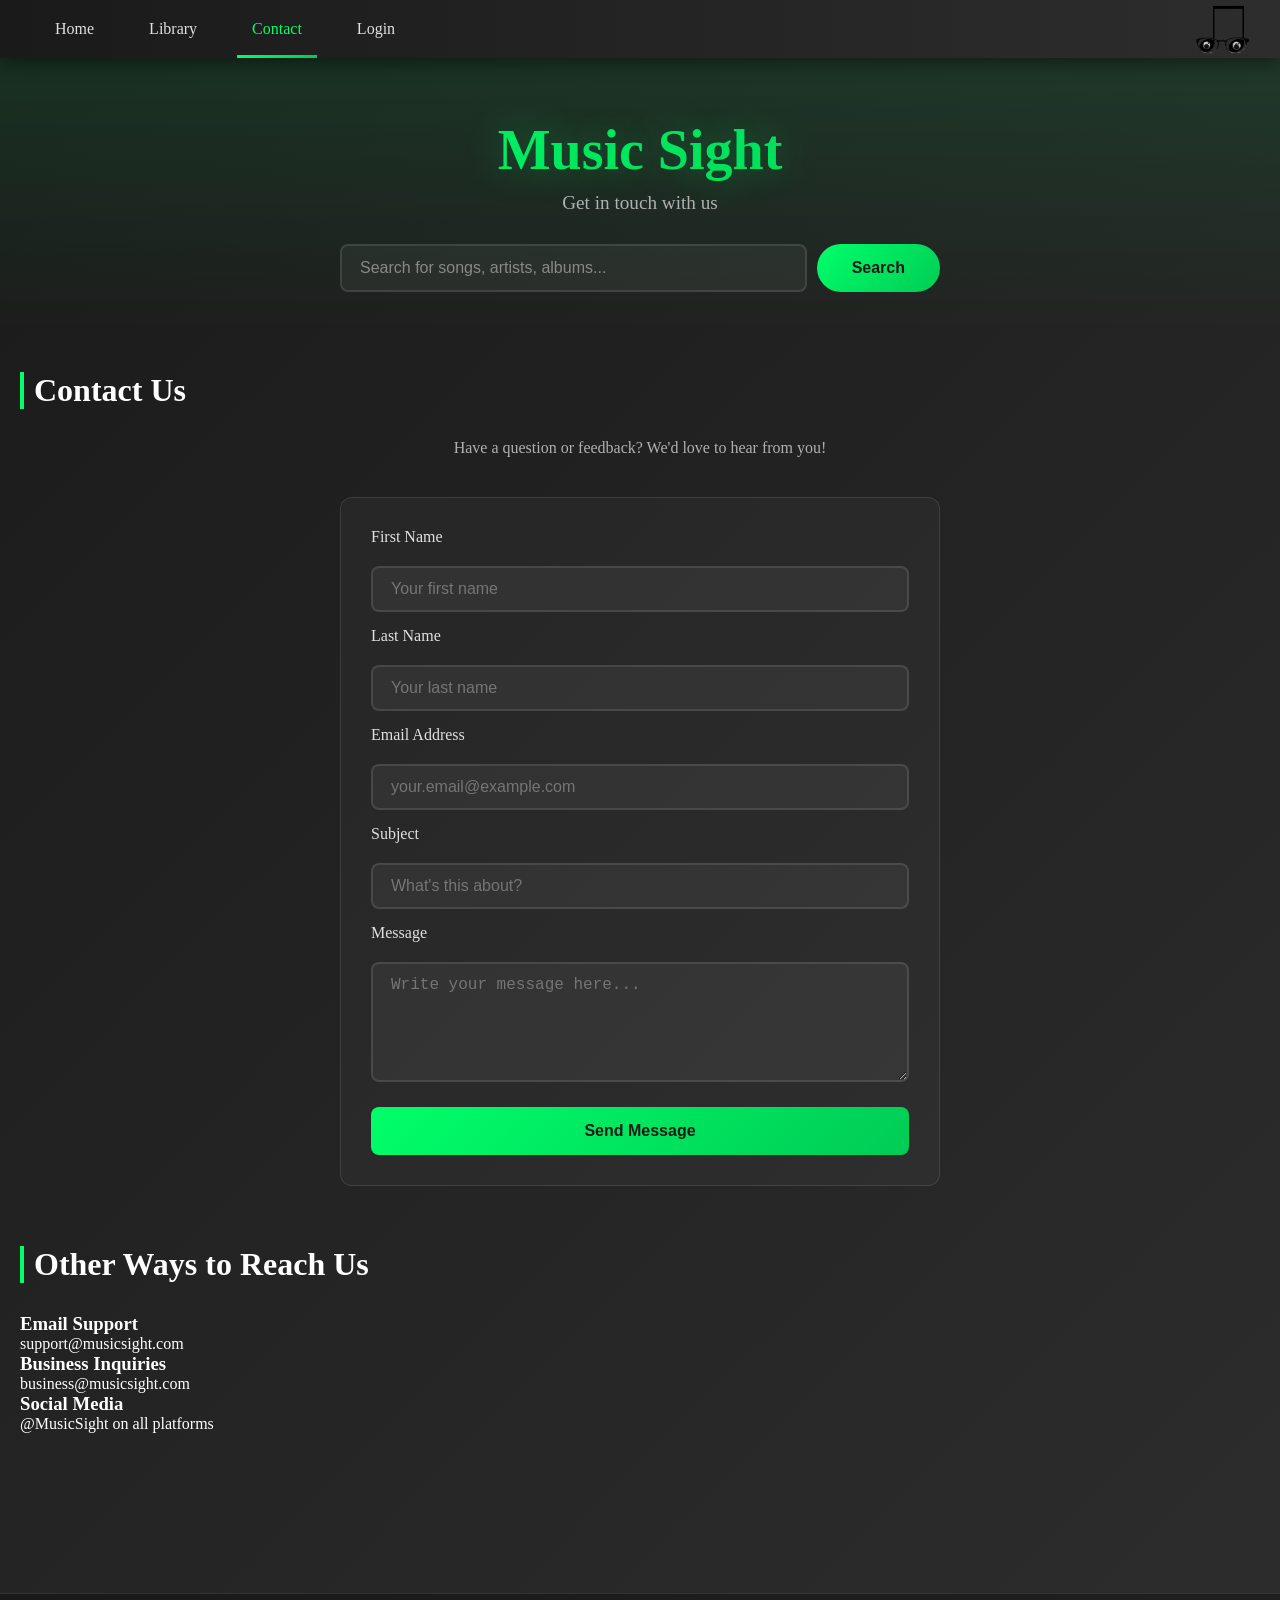
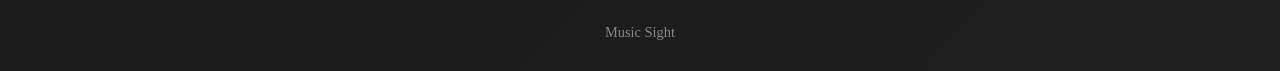
<file: contact.html>
<!DOCTYPE html>
<html lang="en">
<head>
    <meta charset="UTF-8">
    <meta name="viewport" content="width=device-width, initial-scale=1.0">
    <title>Music Sight - Contact Us</title>
    <link href="style.css" rel="stylesheet">
</head>

<body>
    <!-- Navigation Bar -->
    <nav class="topnav">
        <div class="nav-container">
            <div class="nav-links">
                <a href="main.html">Home</a>
                <a href="library.html">Library</a>
                <a class="active" href="contact.html">Contact</a>
                <a href="login.html">Login</a>
            </div>
            <img src="Music Sight Logo.png" alt="Music Sight Logo" class="logo">
        </div>
    </nav>

    <!-- Header with Search -->
    <header class="header">
        <h1>Music Sight</h1>
        <p class="tagline">Get in touch with us</p>
        <div class="search-container">
            <input type="text" placeholder="Search for songs, artists, albums..." class="search-bar">
            <button class="search-btn">Search</button>
        </div>
    </header>

    <!-- Main Content -->
    <main class="content">
        <section class="section">
            <h2>Contact Us</h2>
            <p style="color: #b0b0b0; margin-bottom: 30px; text-align: center;">Have a question or feedback? We'd love to hear from you!</p>
            
            <div class="responsive-form">
                <form action="">
                    <label for="fname">First Name</label>
                    <input type="text" id="fname" name="fname" placeholder="Your first name" required>

                    <label for="lname">Last Name</label>
                    <input type="text" id="lname" name="lname" placeholder="Your last name" required>

                    <label for="email">Email Address</label>
                    <input type="email" id="email" name="email" placeholder="your.email@example.com" required>

                    <label for="subject">Subject</label>
                    <input type="text" id="subject" name="subject" placeholder="What's this about?">

                    <label for="message">Message</label>
                    <textarea id="message" name="message" placeholder="Write your message here..." required></textarea>

                    <input type="submit" value="Send Message">
                </form>
            </div>
        </section>

        <!-- Contact Info Section -->
        <section class="section" style="margin-top: 60px;">
            <h2>Other Ways to Reach Us</h2>
            <div class="contact-info">
                <div class="contact-card">
                    <h3>Email Support</h3>
                    <p>support@musicsight.com</p>
                </div>
                <div class="contact-card">
                    <h3>Business Inquiries</h3>
                    <p>business@musicsight.com</p>
                </div>
                <div class="contact-card">
                    <h3>Social Media</h3>
                    <p>@MusicSight on all platforms</p>
                </div>
            </div>
        </section>
    </main>

    <!-- Footer -->
    <footer class="footer">
        <p>Music Sight</p>
    </footer>

</body>
</html>
</file>
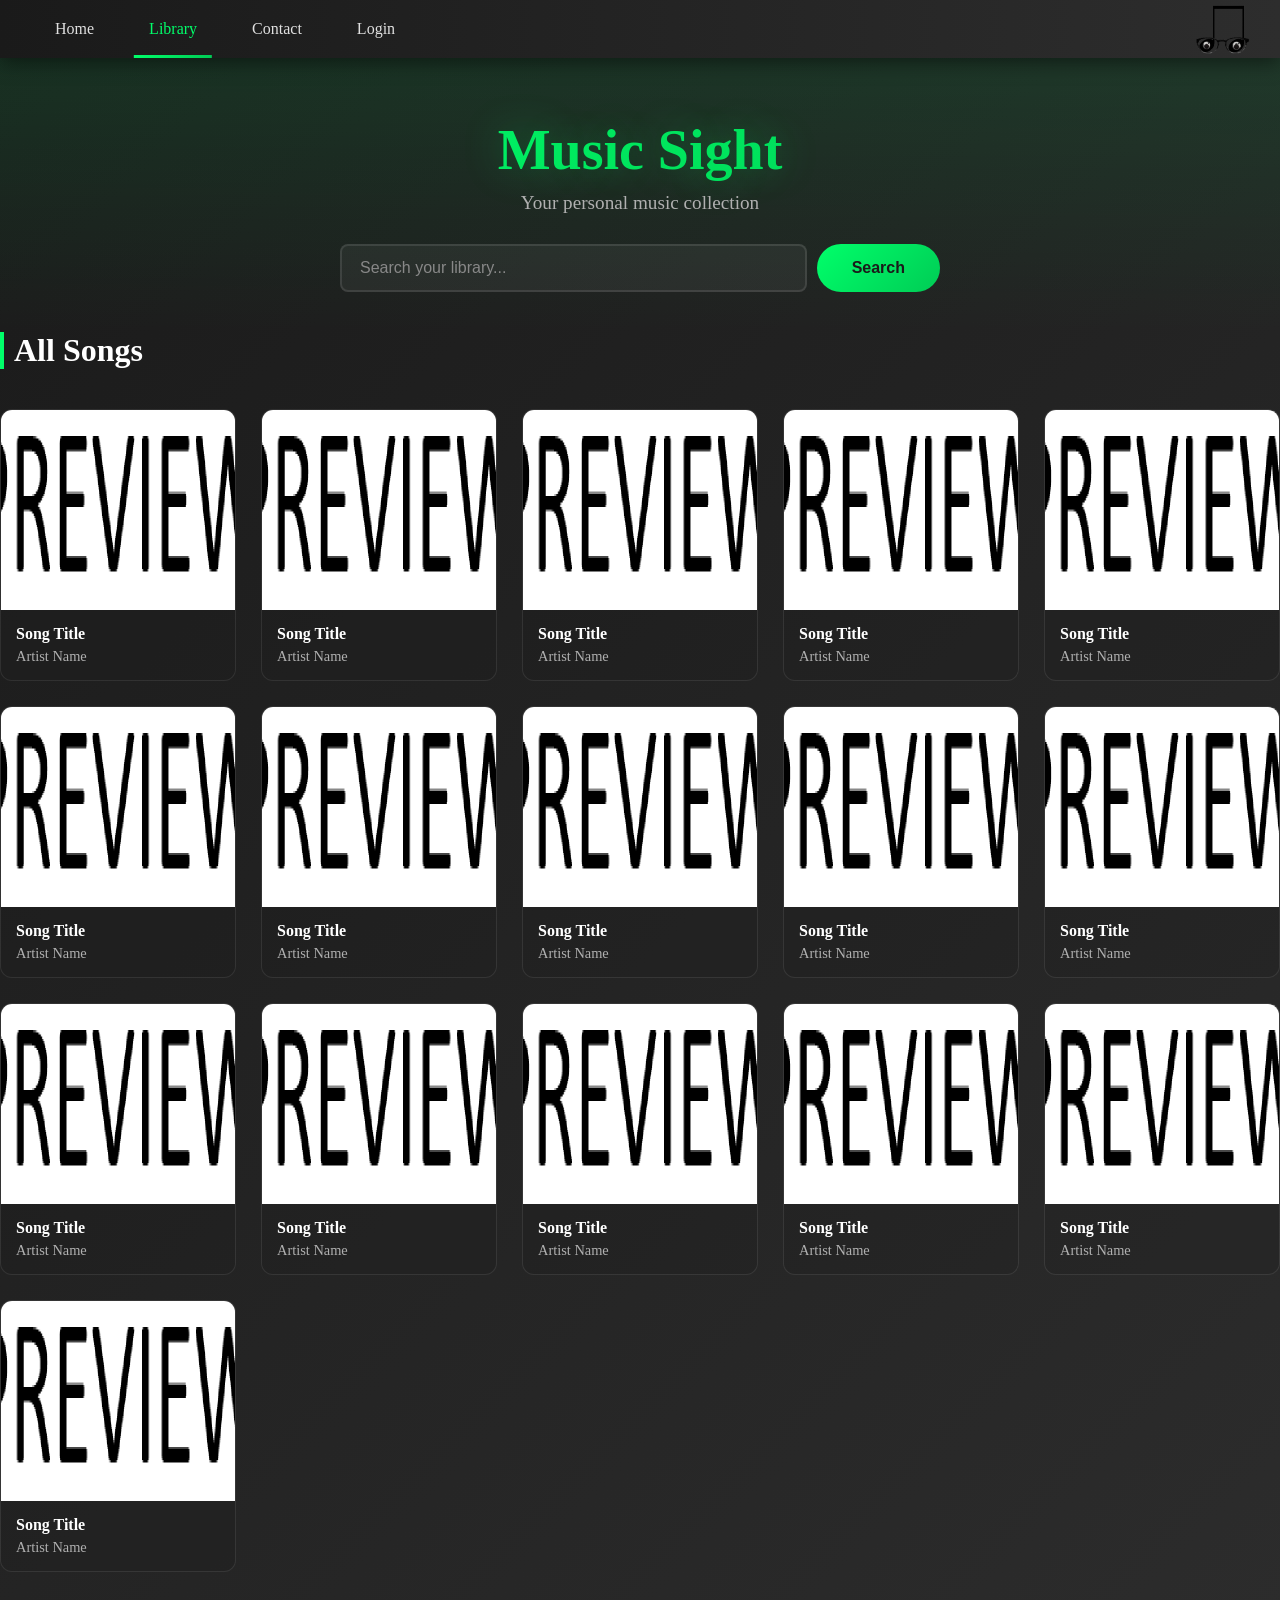
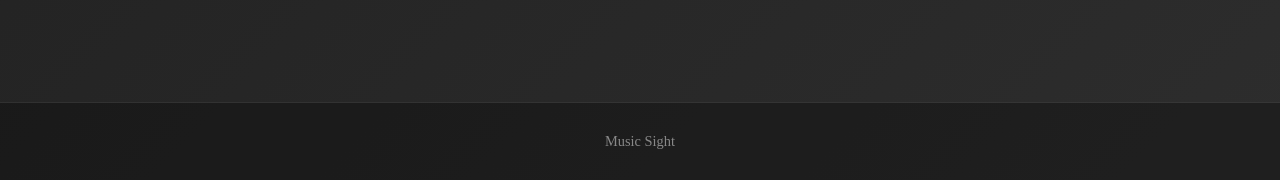
<file: library.html>
<!DOCTYPE html>
<head>
    <title>Music Sight - Your Library</title>
    <link href="style.css" rel="stylesheet">
</head>

<body>
    <nav class="topnav">
        <div class="nav-container">
            <div class="nav-links">
                <a href="main.html">Home</a>
                <a class="active" href="library.html">Library</a>
                <a href="contact.html">Contact</a>
                <a href="login.html">Login</a>
            </div>
            <img src="Music Sight Logo.png" alt="Music Sight Logo" class="logo">
        </div>
    </nav>

    <header class="header">
        <h1>Music Sight</h1>
        <p class="tagline">Your personal music collection</p>
        <div class="search-container">
            <input type="text" placeholder="Search your library..." class="search-bar">
            <button class="search-btn">Search</button>
        </div>
    </header>

        <section class="section">
            <h2>All Songs</h2>
            <div class="gallery">
                <div class="gallery-item">
                    <a href="PREVIEW.png" target="_blank">
                        <img src="PREVIEW.png" alt="Song preview">
                        <div class="overlay">
                            <span class="play-icon">▶</span>
                        </div>
                    </a>
                    <div class="desc">
                        <p class="song-title">Song Title</p>
                        <p class="artist-name">Artist Name</p>
                    </div>
                </div>

                <div class="gallery-item">
                    <a href="PREVIEW.png" target="_blank">
                        <img src="PREVIEW.png" alt="Song preview">
                        <div class="overlay">
                            <span class="play-icon">▶</span>
                        </div>
                    </a>
                    <div class="desc">
                        <p class="song-title">Song Title</p>
                        <p class="artist-name">Artist Name</p>
                    </div>
                </div>

                <div class="gallery-item">
                    <a href="PREVIEW.png" target="_blank">
                        <img src="PREVIEW.png" alt="Song preview">
                        <div class="overlay">
                            <span class="play-icon">▶</span>
                        </div>
                    </a>
                    <div class="desc">
                        <p class="song-title">Song Title</p>
                        <p class="artist-name">Artist Name</p>
                    </div>
                </div>

                <div class="gallery-item">
                    <a href="PREVIEW.png" target="_blank">
                        <img src="PREVIEW.png" alt="Song preview">
                        <div class="overlay">
                            <span class="play-icon">▶</span>
                        </div>
                    </a>
                    <div class="desc">
                        <p class="song-title">Song Title</p>
                        <p class="artist-name">Artist Name</p>
                    </div>
                </div>

                <div class="gallery-item">
                    <a href="PREVIEW.png" target="_blank">
                        <img src="PREVIEW.png" alt="Song preview">
                        <div class="overlay">
                            <span class="play-icon">▶</span>
                        </div>
                    </a>
                    <div class="desc">
                        <p class="song-title">Song Title</p>
                        <p class="artist-name">Artist Name</p>
                    </div>
                </div>

                <div class="gallery-item">
                    <a href="PREVIEW.png" target="_blank">
                        <img src="PREVIEW.png" alt="Song preview">
                        <div class="overlay">
                            <span class="play-icon">▶</span>
                        </div>
                    </a>
                    <div class="desc">
                        <p class="song-title">Song Title</p>
                        <p class="artist-name">Artist Name</p>
                    </div>
                </div>

                <div class="gallery-item">
                    <a href="PREVIEW.png" target="_blank">
                        <img src="PREVIEW.png" alt="Song preview">
                        <div class="overlay">
                            <span class="play-icon">▶</span>
                        </div>
                    </a>
                    <div class="desc">
                        <p class="song-title">Song Title</p>
                        <p class="artist-name">Artist Name</p>
                    </div>
                </div>

                <div class="gallery-item">
                    <a href="PREVIEW.png" target="_blank">
                        <img src="PREVIEW.png" alt="Song preview">
                        <div class="overlay">
                            <span class="play-icon">▶</span>
                        </div>
                    </a>
                    <div class="desc">
                        <p class="song-title">Song Title</p>
                        <p class="artist-name">Artist Name</p>
                    </div>
                </div>

                <div class="gallery-item">
                    <a href="PREVIEW.png" target="_blank">
                        <img src="PREVIEW.png" alt="Song preview">
                        <div class="overlay">
                            <span class="play-icon">▶</span>
                        </div>
                    </a>
                    <div class="desc">
                        <p class="song-title">Song Title</p>
                        <p class="artist-name">Artist Name</p>
                    </div>
                </div>

                <div class="gallery-item">
                    <a href="PREVIEW.png" target="_blank">
                        <img src="PREVIEW.png" alt="Song preview">
                        <div class="overlay">
                            <span class="play-icon">▶</span>
                        </div>
                    </a>
                    <div class="desc">
                        <p class="song-title">Song Title</p>
                        <p class="artist-name">Artist Name</p>
                    </div>
                </div>

                <div class="gallery-item">
                    <a href="PREVIEW.png" target="_blank">
                        <img src="PREVIEW.png" alt="Song preview">
                        <div class="overlay">
                            <span class="play-icon">▶</span>
                        </div>
                    </a>
                    <div class="desc">
                        <p class="song-title">Song Title</p>
                        <p class="artist-name">Artist Name</p>
                    </div>
                </div>

                <div class="gallery-item">
                    <a href="PREVIEW.png" target="_blank">
                        <img src="PREVIEW.png" alt="Song preview">
                        <div class="overlay">
                            <span class="play-icon">▶</span>
                        </div>
                    </a>
                    <div class="desc">
                        <p class="song-title">Song Title</p>
                        <p class="artist-name">Artist Name</p>
                    </div>
                </div>

                <div class="gallery-item">
                    <a href="PREVIEW.png" target="_blank">
                        <img src="PREVIEW.png" alt="Song preview">
                        <div class="overlay">
                            <span class="play-icon">▶</span>
                        </div>
                    </a>
                    <div class="desc">
                        <p class="song-title">Song Title</p>
                        <p class="artist-name">Artist Name</p>
                    </div>
                </div>

                <div class="gallery-item">
                    <a href="PREVIEW.png" target="_blank">
                        <img src="PREVIEW.png" alt="Song preview">
                        <div class="overlay">
                            <span class="play-icon">▶</span>
                        </div>
                    </a>
                    <div class="desc">
                        <p class="song-title">Song Title</p>
                        <p class="artist-name">Artist Name</p>
                    </div>
                </div>

                <div class="gallery-item">
                    <a href="PREVIEW.png" target="_blank">
                        <img src="PREVIEW.png" alt="Song preview">
                        <div class="overlay">
                            <span class="play-icon">▶</span>
                        </div>
                    </a>
                    <div class="desc">
                        <p class="song-title">Song Title</p>
                        <p class="artist-name">Artist Name</p>
                    </div>
                </div>

                <div class="gallery-item">
                    <a href="PREVIEW.png" target="_blank">
                        <img src="PREVIEW.png" alt="Song preview">
                        <div class="overlay">
                            <span class="play-icon">▶</span>
                        </div>
                    </a>
                    <div class="desc">
                        <p class="song-title">Song Title</p>
                        <p class="artist-name">Artist Name</p>
                    </div>
                </div>
            </div>
        </section>
    </main>

    <!-- Footer -->
    <footer class="footer">
        <p>Music Sight</p>
    </footer>

</body>
</html>
</file>
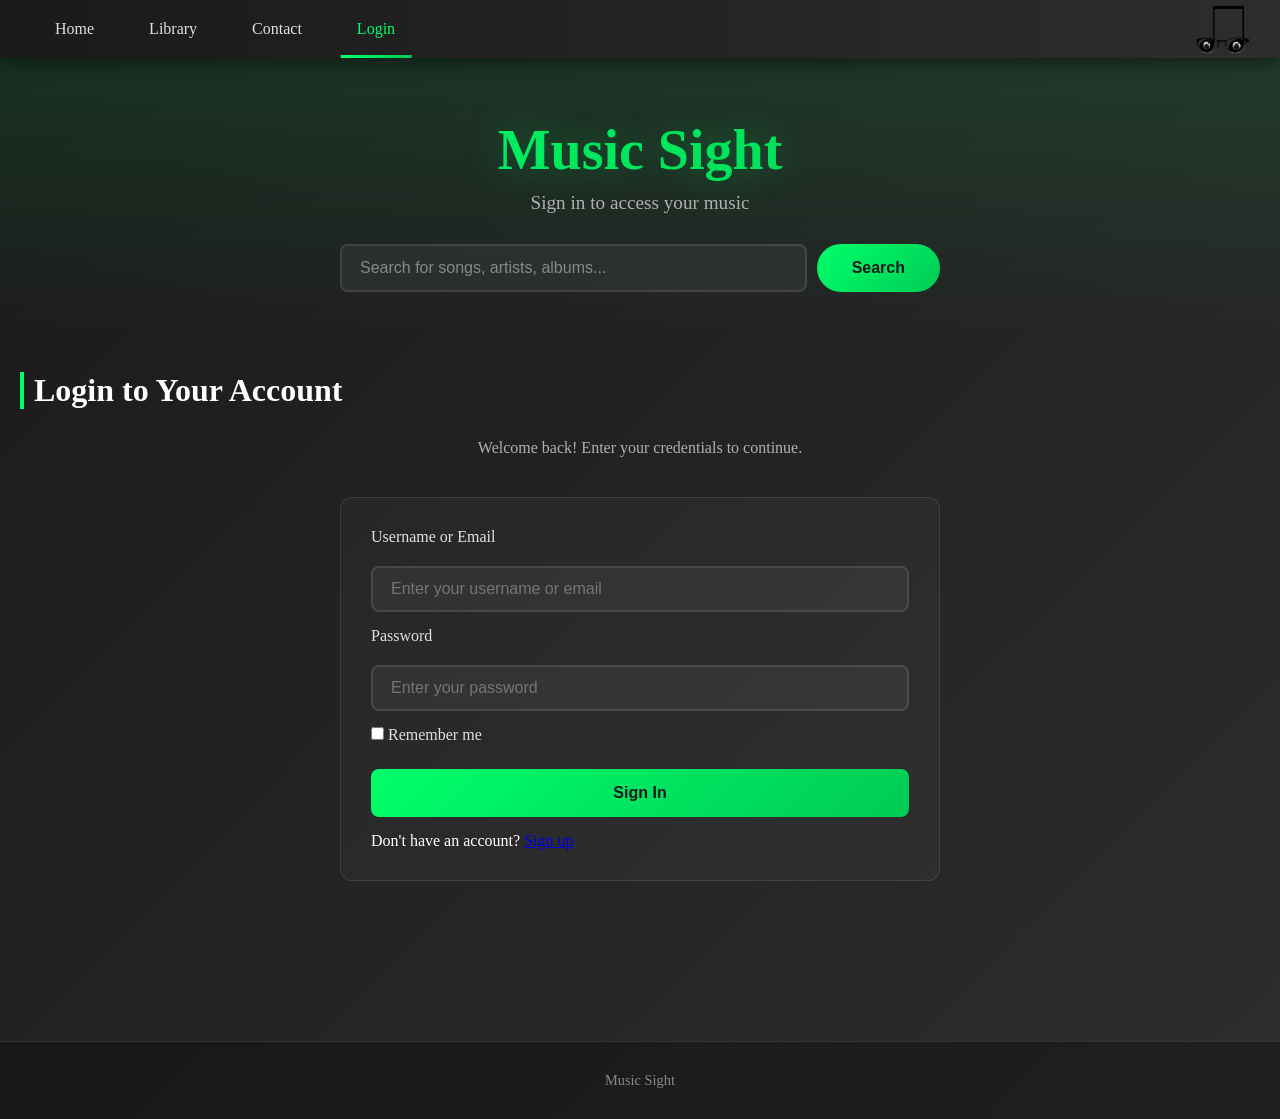
<file: login.html>
<!DOCTYPE html>
<head>
    <title>Music Sight - Login</title>
    <link href="style.css" rel="stylesheet">
</head>

<body>
    <nav class="topnav">
        <div class="nav-container">
            <div class="nav-links">
                <a href="main.html">Home</a>
                <a href="library.html">Library</a>
                <a href="contact.html">Contact</a>
                <a class="active" href="login.html">Login</a>
            </div>
            <img src="Music Sight Logo.png" alt="Music Sight Logo" class="logo">
        </div>
    </nav>

    <header class="header">
        <h1>Music Sight</h1>
        <p class="tagline">Sign in to access your music</p>
        <div class="search-container">
            <input type="text" placeholder="Search for songs, artists, albums..." class="search-bar">
            <button class="search-btn">Search</button>
        </div>
    </header>

    <main class="content">
        <section class="section">
            <h2>Login to Your Account</h2>
            <p style="color: #b0b0b0; margin-bottom: 30px; text-align: center;">Welcome back! Enter your credentials to continue.</p>
            
            <div class="responsive-form">
                <form action="">
                    <label for="username">Username or Email</label>
                    <input type="text" id="username" name="username" placeholder="Enter your username or email" required>

                    <label for="password">Password</label>
                    <input type="password" id="password" name="password" placeholder="Enter your password" required>

                    <div class="form-options">
                        <label class="checkbox-label">
                            <input type="checkbox" name="remember"> Remember me
                        </label>
                    </div>

                    <input type="submit" value="Sign In">

                    <div class="signup-prompt">
                        <p>Don't have an account? <a href="signup.html" class="signup-link">Sign up</a></p>
                    </div>
                </form>
            </div>
        </section>
    </main>

    <footer class="footer">
        <p>Music Sight</p>
    </footer>

</body>
</html>
</file>
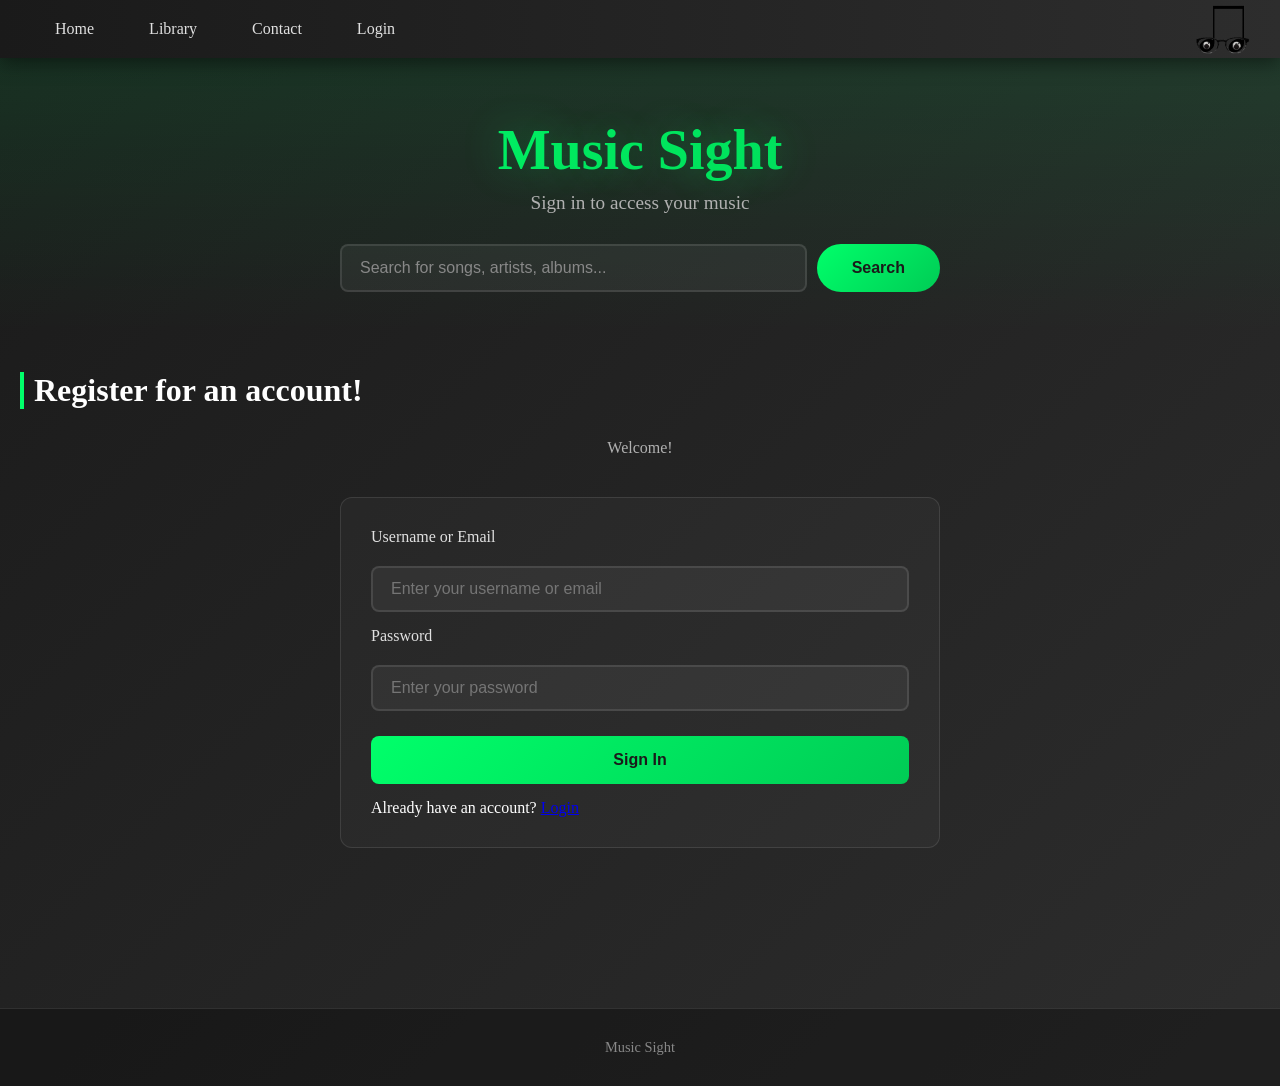
<file: signup.html>
<!DOCTYPE html>
<head>
    <title>Music Sight - Login</title>
    <link href="style.css" rel="stylesheet">
</head>

<body>
    <nav class="topnav">
        <div class="nav-container">
            <div class="nav-links">
                <a href="main.html">Home</a>
                <a href="library.html">Library</a>
                <a href="contact.html">Contact</a>
                <a href="login.html">Login</a>
            </div>
            <img src="Music Sight Logo.png" alt="Music Sight Logo" class="logo">
        </div>
    </nav>

    <header class="header">
        <h1>Music Sight</h1>
        <p class="tagline">Sign in to access your music</p>
        <div class="search-container">
            <input type="text" placeholder="Search for songs, artists, albums..." class="search-bar">
            <button class="search-btn">Search</button>
        </div>
    </header>

    <main class="content">
        <section class="section">
            <h2>Register for an account!</h2>
            <p style="color: #b0b0b0; margin-bottom: 30px; text-align: center;">Welcome!</p>
            
            <div class="responsive-form">
                <form action="">
                    <label for="username">Username or Email</label>
                    <input type="text" id="username" name="username" placeholder="Enter your username or email" required>
                    <label for="password">Password</label>
                    <input type="password" id="password" name="password" placeholder="Enter your password" required>
                    <input type="submit" value="Sign In">
                    <div class="signup-prompt">
                        <p>Already have an account? <a href="login.html" class="signup-link">Login</a></p>
                    </div>
                </form>
            </div>
        </section>
    </main>

    <footer class="footer">
        <p>Music Sight</p>
    </footer>

</body>
</html>
</file>
<file: style.css>
* {
    margin: 0;
    padding: 0;
    box-sizing: border-box;
}

body {
    background: linear-gradient(135deg, #1a1a1a 0%, #2d2d2d 100%);
    color: #ffffff;
    min-height: 100vh;
    display: flex;
    flex-direction: column;
}

.topnav {
    background: linear-gradient(90deg, #1a1a1a 0%, #2d2d2d 100%);
    padding: 0;
    box-shadow: 0 4px 20px rgba(0, 0, 0, 0.5);
    position: sticky;
    top: 0;
    z-index: 1000;
}

.nav-container {
    max-width: 1400px;
    margin: 0 auto;
    display: flex;
    justify-content: space-between;
    align-items: center;
    padding: 0 30px;
}

.nav-links {
    display: flex;
    gap: 5px;
}

.topnav a {
    color: #e0e0e0;
    text-decoration: none;
    padding: 20px 25px;
    font-size: 16px;
    font-weight: 500;
    transition: all 0.3s ease;
    position: relative;
    display: inline-block;
}

.topnav a::after {
    content: '';
    position: absolute;
    bottom: 0;
    left: 50%;
    width: 0;
    height: 3px;
    background: linear-gradient(90deg, #00ff6a, #00cc55);
    transition: all 0.3s ease;
    transform: translateX(-50%);
}

.topnav a:hover::after,
.topnav a.active::after {
    width: 80%;
}

.topnav a:hover {
    color: #00ff6a;
    background: rgba(0, 255, 106, 0.05);
}

.topnav a.active {
    color: #00ff6a;
}

.logo {
    height: 50px;
    width: auto;
    transition: transform 0.3s ease;
}

.logo:hover {
    transform: scale(1.1);
}

.header {
    text-align: center;
    padding: 60px 20px 40px;
    background: linear-gradient(180deg, rgba(0, 255, 106, 0.1) 0%, rgba(26, 26, 26, 0) 100%);
}

.header h1 {
    font-size: 3.5em;
    font-weight: 700;
    margin-bottom: 10px;
    background: linear-gradient(135deg, #00ff6a, #00cc55);
    -webkit-background-clip: text;
    -webkit-text-fill-color: transparent;
    background-clip: text;
    text-shadow: 0 0 40px rgba(0, 255, 106, 0.3);
}

.tagline {
    font-size: 1.2em;
    color: #b0b0b0;
    margin-bottom: 30px;
    font-weight: 300;
}

.search-container {
    max-width: 600px;
    margin: 0 auto;
    display: flex;
    gap: 10px;
}

.search-bar {
    flex: 1;
    padding: 15px 25px;
    border: 2px solid rgba(0, 255, 106, 0.3);
    border-radius: 50px;
    background: rgba(255, 255, 255, 0.05);
    color: #ffffff;
    font-size: 16px;
    transition: all 0.3s ease;
    outline: none;
}

.search-bar:focus {
    border-color: #00ff6a;
    background: rgba(255, 255, 255, 0.08);
    box-shadow: 0 0 20px rgba(0, 255, 106, 0.3);
}

.search-bar::placeholder {
    color: #888;
}

.search-btn {
    padding: 15px 35px;
    background: linear-gradient(135deg, #00ff6a, #00cc55);
    border: none;
    border-radius: 50px;
    color: #1a1a1a;
    font-size: 16px;
    font-weight: 600;
    cursor: pointer;
    transition: all 0.3s ease;
}

.search-btn:hover {
    transform: translateY(-2px);
    box-shadow: 0 8px 25px rgba(0, 255, 106, 0.5);
}

.content {
    max-width: 1400px;
    margin: 0 auto;
    padding: 40px 20px;
    flex: 1;
    width: 100%;
}

.section {
    margin-bottom: 60px;
}

.section h2 {
    font-size: 2em;
    margin-bottom: 30px;
    color: #ffffff;
    font-weight: 600;
    padding-left: 10px;
    border-left: 4px solid #00ff6a;
}

.gallery {
    display: grid;
    grid-template-columns: repeat(auto-fill, minmax(200px, 1fr));
    gap: 25px;
    padding: 10px 0;
}

.gallery-item {
    background: rgba(255, 255, 255, 0.03);
    border-radius: 12px;
    overflow: hidden;
    transition: all 0.3s ease;
    border: 1px solid rgba(255, 255, 255, 0.05);
    position: relative;
}

.gallery-item:hover {
    transform: translateY(-8px);
    box-shadow: 0 12px 35px rgba(0, 255, 106, 0.4);
    border-color: rgba(0, 255, 106, 0.5);
}

.gallery-item a {
    display: block;
    position: relative;
    overflow: hidden;
}

.gallery-item img {
    width: 100%;
    height: 200px;
    object-fit: cover;
    display: block;
    transition: transform 0.4s ease;
}

.gallery-item:hover img {
    transform: scale(1.1);
}

.overlay {
    position: absolute;
    top: 0;
    left: 0;
    right: 0;
    bottom: 0;
    background: rgba(0, 0, 0, 0.6);
    display: flex;
    align-items: center;
    justify-content: center;
    opacity: 0;
    transition: opacity 0.3s ease;
}

.gallery-item:hover .overlay {
    opacity: 1;
}

.play-icon {
    font-size: 3em;
    color: #00ff6a;
    text-shadow: 0 0 20px rgba(0, 255, 106, 0.8);
}

.desc {
    padding: 15px;
    background: rgba(0, 0, 0, 0.2);
}

.song-title {
    font-size: 1em;
    font-weight: 600;
    color: #ffffff;
    margin-bottom: 5px;
    white-space: nowrap;
    overflow: hidden;
    text-overflow: ellipsis;
}

.artist-name {
    font-size: 0.9em;
    color: #b0b0b0;
    white-space: nowrap;
    overflow: hidden;
    text-overflow: ellipsis;
}

.footer {
    text-align: center;
    padding: 30px;
    background: rgba(0, 0, 0, 0.3);
    margin-top: 60px;
    border-top: 1px solid rgba(255, 255, 255, 0.1);
}

.footer p {
    color: #888;
    font-size: 0.9em;
}

.responsive-form {
    max-width: 600px;
    width: 100%;
    margin: 40px auto;
    background: rgba(255, 255, 255, 0.03);
    border-radius: 12px;
    padding: 30px;
    border: 1px solid rgba(255, 255, 255, 0.1);
}

form {
    display: flex;
    flex-wrap: wrap;
    gap: 15px;
}

label {
    width: 100%;
    color: #e0e0e0;
    font-weight: 500;
    margin-bottom: 5px;
}

input[type="text"],
input[type="email"],
input[type="password"],
select,
textarea {
    width: 100%;
    padding: 12px 18px;
    border: 2px solid rgba(255, 255, 255, 0.1);
    border-radius: 8px;
    background: rgba(255, 255, 255, 0.05);
    color: #ffffff;
    font-size: 16px;
    transition: all 0.3s ease;
}

input[type="text"]:focus,
input[type="email"]:focus,
input[type="password"]:focus,
select:focus,
textarea:focus {
    outline: none;
    border-color: #00ff6a;
    background: rgba(255, 255, 255, 0.08);
    box-shadow: 0 0 15px rgba(0, 255, 106, 0.3);
}

textarea {
    min-height: 120px;
    resize: vertical;
}

input[type="submit"] {
    width: 100%;
    padding: 15px;
    background: linear-gradient(135deg, #00ff6a, #00cc55);
    border: none;
    border-radius: 8px;
    color: #1a1a1a;
    font-size: 16px;
    font-weight: 600;
    cursor: pointer;
    transition: all 0.3s ease;
    margin-top: 10px;
}

input[type="submit"]:hover {
    transform: translateY(-2px);
    box-shadow: 0 8px 25px rgba(0, 255, 106, 0.5);
}
</file>
